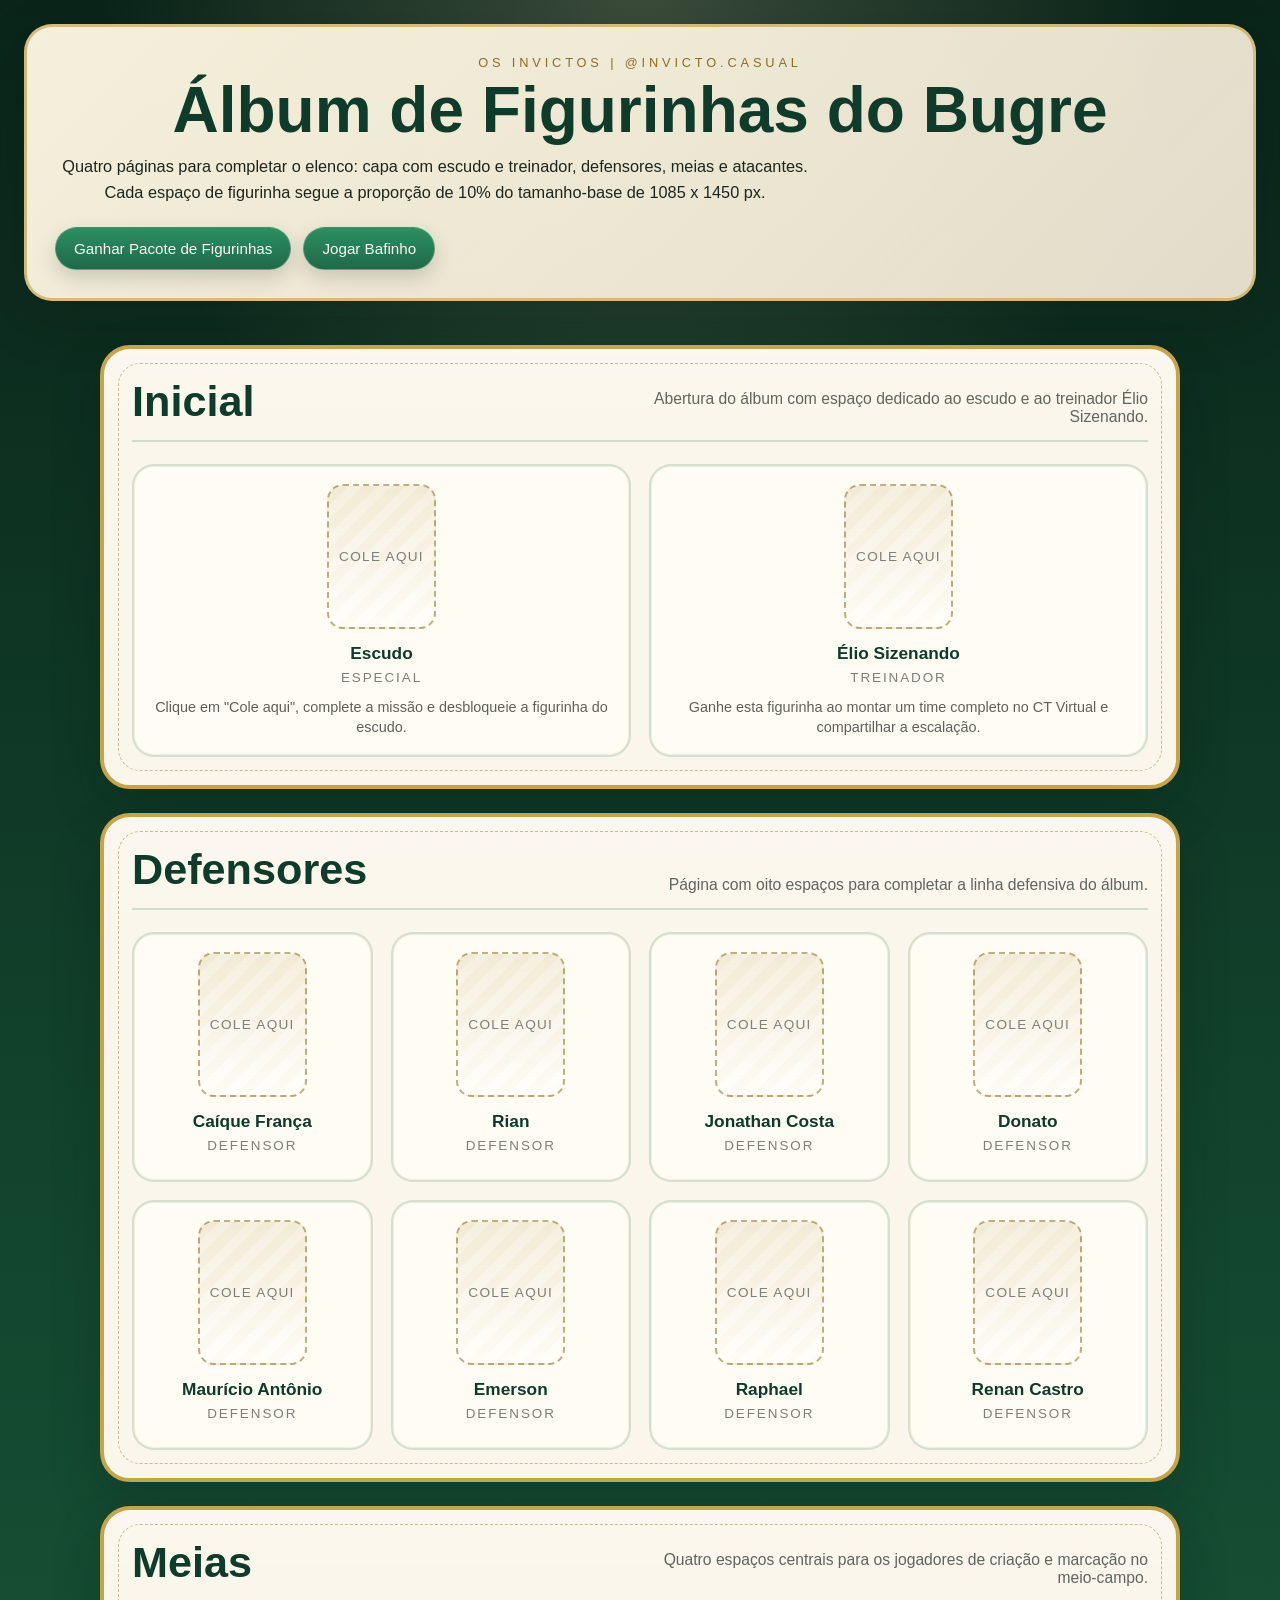
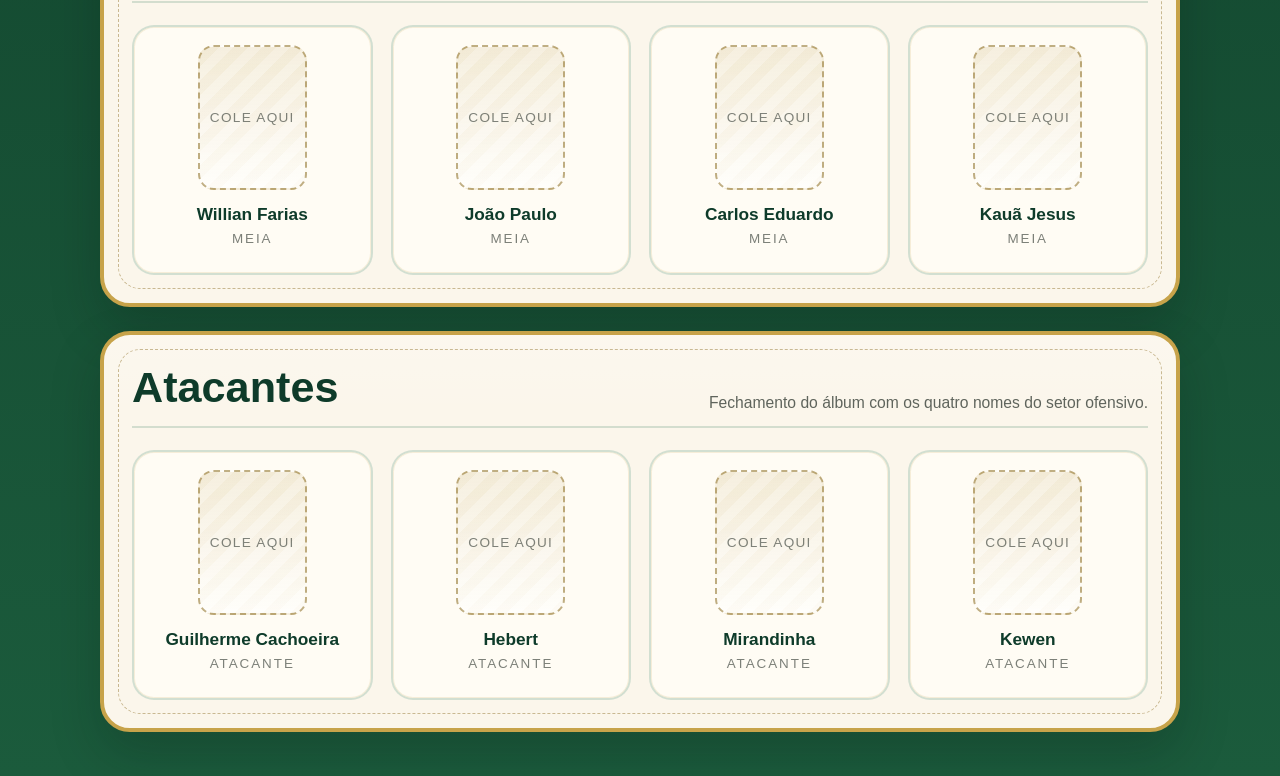
<file: album.html>
<!DOCTYPE html>
<html lang="pt-BR">
<head>
  <meta charset="UTF-8">
  <meta name="viewport" content="width=device-width, initial-scale=1.0">
  <title>Álbum de Figurinhas | Os Invictos</title>
  <link rel="stylesheet" href="./styles.css">
</head>
<body class="album-page">
  <div class="album-shell">
    <header class="hero">
      <div class="eyebrow">Os Invictos | <a href="https://invicto.ind.br">@invicto.casual</a></div>
      <h1>Álbum de Figurinhas do Bugre</h1>
      <p>Quatro páginas para completar o elenco: capa com escudo e treinador, defensores, meias e atacantes. Cada espaço de figurinha segue a proporção de 10% do tamanho-base de 1085 x 1450 px.</p>
      <nav class="nav" aria-label="Páginas do álbum">
        <a href="./missoes.html">Ganhar Pacote de Figurinhas</a>
        <a href="./bafinho.html">Jogar Bafinho</a>
      </nav>
    </header>

    <main class="pages">
      <section class="page" id="inicial">
        <div class="page-head">
          <h2 class="page-title">Inicial</h2>
          <p class="page-subtitle">Abertura do álbum com espaço dedicado ao escudo e ao treinador Élio Sizenando.</p>
        </div>
        <div class="slots cover">
          <article class="slot empty slot-actionable" role="button" tabindex="0" aria-haspopup="dialog" aria-controls="missao-modal" data-sticker-id="escudo" data-image="./figurinhas/0-escudo.png" data-alt="Figurinha do escudo do clube" data-mission-title="Desbloqueie a primeira figurinha" data-mission-question="Qual é o apelido do Guarani?" data-answer="bugre">
            <div class="sticker-frame"></div>
            <div class="slot-name">Escudo</div>
            <div class="slot-role">Especial</div>
            <p class="slot-note">Clique em "Cole aqui", complete a missão e desbloqueie a figurinha do escudo.</p>
          </article>

          <article class="slot empty slot-actionable" role="button" tabindex="0" aria-haspopup="dialog" aria-controls="missao-modal" data-sticker-id="elio-sizenando" data-image="./figurinhas/ProfessorElio.png" data-alt="Figurinha do treinador Élio Sizenando" data-mission-title="Desbloqueie o treinador" data-mission-question="Monte seu time no CT Virtual e compartilhe a escalação para concluir esta missão." data-unlock-source="ctvirtual-share" data-unlock-key="ctvirtual_shared_team" data-redirect-url="./ctvirtual/index.html?returnTo=../album.html">
            <div class="sticker-frame"></div>
            <div class="slot-name">Élio Sizenando</div>
            <div class="slot-role">Treinador</div>
            <p class="slot-note">Ganhe esta figurinha ao montar um time completo no CT Virtual e compartilhar a escalação.</p>
          </article>
        </div>
      </section>

      <section class="page" id="defensores">
        <div class="page-head">
          <h2 class="page-title">Defensores</h2>
          <p class="page-subtitle">Página com oito espaços para completar a linha defensiva do álbum.</p>
        </div>
        <div class="slots defenders">
          <article class="slot empty slot-actionable" role="button" tabindex="0" aria-haspopup="dialog" aria-controls="missao-modal" data-sticker-id="caique-franca" data-image="./figurinhas/1-caique.png" data-alt="Figurinha de Caíque França" data-mission-title="Missão do Caíque França" data-mission-question="Digite o primeiro nome do jogador: Caíque França." data-answer="caique">
            <div class="sticker-frame"></div>
            <div class="slot-name">Caíque França</div>
            <div class="slot-role">Defensor</div>
          </article>

          <article class="slot empty slot-actionable" role="button" tabindex="0" aria-haspopup="dialog" aria-controls="missao-modal" data-sticker-id="rian" data-image="./figurinhas/2-rian.png" data-alt="Figurinha de Rian" data-mission-title="Missão do Rian" data-mission-question="Digite o nome do jogador desta figurinha." data-answer="rian">
            <div class="sticker-frame"></div>
            <div class="slot-name">Rian</div>
            <div class="slot-role">Defensor</div>
          </article>

          <article class="slot empty slot-actionable" role="button" tabindex="0" aria-haspopup="dialog" aria-controls="missao-modal" data-sticker-id="jonathan-costa" data-image="./figurinhas/4-jonathan.png" data-alt="Figurinha de Jonathan Costa" data-mission-title="Missão do Jonathan Costa" data-mission-question="Digite o primeiro nome do jogador: Jonathan Costa." data-answer="jonathan">
            <div class="sticker-frame"></div>
            <div class="slot-name">Jonathan Costa</div>
            <div class="slot-role">Defensor</div>
          </article>

          <article class="slot empty slot-actionable" role="button" tabindex="0" aria-haspopup="dialog" aria-controls="missao-modal" data-sticker-id="donato" data-image="./figurinhas/5-donato.png" data-alt="Figurinha de Donato" data-mission-title="Missão do Donato" data-mission-question="Digite o nome do jogador desta figurinha." data-answer="donato">
            <div class="sticker-frame"></div>
            <div class="slot-name">Donato</div>
            <div class="slot-role">Defensor</div>
          </article>

          <article class="slot empty slot-actionable" role="button" tabindex="0" aria-haspopup="dialog" aria-controls="missao-modal" data-sticker-id="mauricio-antonio" data-image="./figurinhas/33-mauricioantonio.png" data-alt="Figurinha de Maurício Antônio" data-mission-title="Missão do Maurício Antônio" data-mission-question="Digite o primeiro nome do jogador: Maurício Antônio." data-answer="mauricio">
            <div class="sticker-frame"></div>
            <div class="slot-name">Maurício Antônio</div>
            <div class="slot-role">Defensor</div>
          </article>

          <article class="slot empty slot-actionable" role="button" tabindex="0" aria-haspopup="dialog" aria-controls="missao-modal" data-sticker-id="emerson" data-image="./figurinhas/6-emerson.png" data-alt="Figurinha de Emerson" data-mission-title="Missão do Emerson" data-mission-question="Digite o nome do jogador desta figurinha." data-answer="emerson">
            <div class="sticker-frame"></div>
            <div class="slot-name">Emerson</div>
            <div class="slot-role">Defensor</div>
          </article>

          <article class="slot empty slot-actionable" role="button" tabindex="0" aria-haspopup="dialog" aria-controls="missao-modal" data-sticker-id="raphael" data-image="./figurinhas/8-raphael.png" data-alt="Figurinha de Raphael" data-mission-title="Missão do Raphael" data-mission-question="Digite o nome do jogador desta figurinha." data-answer="raphael">
            <div class="sticker-frame"></div>
            <div class="slot-name">Raphael</div>
            <div class="slot-role">Defensor</div>
          </article>

          <article class="slot empty slot-actionable" role="button" tabindex="0" aria-haspopup="dialog" aria-controls="missao-modal" data-sticker-id="renan-castro" data-image="./figurinhas/66-renancastro.png" data-alt="Figurinha de Renan Castro" data-mission-title="Missão do Renan Castro" data-mission-question="Digite o primeiro nome do jogador: Renan Castro." data-answer="renan">
            <div class="sticker-frame"></div>
            <div class="slot-name">Renan Castro</div>
            <div class="slot-role">Defensor</div>
          </article>
        </div>
      </section>

      <section class="page" id="meias">
        <div class="page-head">
          <h2 class="page-title">Meias</h2>
          <p class="page-subtitle">Quatro espaços centrais para os jogadores de criação e marcação no meio-campo.</p>
        </div>
        <div class="slots midfielders">
          <article class="slot empty slot-actionable" role="button" tabindex="0" aria-haspopup="dialog" aria-controls="missao-modal" data-sticker-id="willian-farias" data-image="./figurinhas/3-willianfarias.png" data-alt="Figurinha de Willian Farias" data-mission-title="Missão do Willian Farias" data-mission-question="Digite o primeiro nome do jogador: Willian Farias." data-answer="willian">
            <div class="sticker-frame"></div>
            <div class="slot-name">Willian Farias</div>
            <div class="slot-role">Meia</div>
          </article>

          <article class="slot empty slot-actionable" role="button" tabindex="0" aria-haspopup="dialog" aria-controls="missao-modal" data-sticker-id="joao-paulo" data-image="./figurinhas/10-joaopauloo.png" data-alt="Figurinha de João Paulo" data-mission-title="Missão do João Paulo" data-mission-question="Digite o primeiro nome composto do jogador: João Paulo." data-answer="joao paulo">
            <div class="sticker-frame"></div>
            <div class="slot-name">João Paulo</div>
            <div class="slot-role">Meia</div>
          </article>

          <article class="slot empty slot-actionable" role="button" tabindex="0" aria-haspopup="dialog" aria-controls="missao-modal" data-sticker-id="carlos-eduardo" data-image="./figurinhas/15-carloseduardo.png" data-alt="Figurinha de Carlos Eduardo" data-mission-title="Missão do Carlos Eduardo" data-mission-question="Digite o primeiro nome composto do jogador: Carlos Eduardo." data-answer="carlos eduardo">
            <div class="sticker-frame"></div>
            <div class="slot-name">Carlos Eduardo</div>
            <div class="slot-role">Meia</div>
          </article>

          <article class="slot empty slot-actionable" role="button" tabindex="0" aria-haspopup="dialog" aria-controls="missao-modal" data-sticker-id="kaua-jesus" data-image="./figurinhas/20-kauajesus.png" data-alt="Figurinha de Kauã Jesus" data-mission-title="Missão do Kauã Jesus" data-mission-question="Digite o primeiro nome do jogador: Kauã Jesus." data-answer="kaua">
            <div class="sticker-frame"></div>
            <div class="slot-name">Kauã Jesus</div>
            <div class="slot-role">Meia</div>
          </article>
        </div>
      </section>

      <section class="page" id="atacantes">
        <div class="page-head">
          <h2 class="page-title">Atacantes</h2>
          <p class="page-subtitle">Fechamento do álbum com os quatro nomes do setor ofensivo.</p>
        </div>
        <div class="slots forwards">
          <article class="slot empty slot-actionable" role="button" tabindex="0" aria-haspopup="dialog" aria-controls="missao-modal" data-sticker-id="guilherme-cachoeira" data-image="./figurinhas/21-cahoeira.png" data-alt="Figurinha de Guilherme Cachoeira" data-mission-title="Missão do Guilherme Cachoeira" data-mission-question="Digite o primeiro nome do jogador: Guilherme Cachoeira." data-answer="guilherme">
            <div class="sticker-frame"></div>
            <div class="slot-name">Guilherme Cachoeira</div>
            <div class="slot-role">Atacante</div>
          </article>

          <article class="slot empty slot-actionable" role="button" tabindex="0" aria-haspopup="dialog" aria-controls="missao-modal" data-sticker-id="hebert" data-image="./figurinhas/11-hebert.png" data-alt="Figurinha de Hebert" data-mission-title="Missão do Hebert" data-mission-question="Digite o nome do jogador desta figurinha." data-answer="hebert">
            <div class="sticker-frame"></div>
            <div class="slot-name">Hebert</div>
            <div class="slot-role">Atacante</div>
          </article>

          <article class="slot empty slot-actionable" role="button" tabindex="0" aria-haspopup="dialog" aria-controls="missao-modal" data-sticker-id="mirandinha" data-image="./figurinhas/23-mirandinha.png" data-alt="Figurinha de Mirandinha" data-mission-title="Missão do Mirandinha" data-mission-question="Digite o nome do jogador desta figurinha." data-answer="mirandinha">
            <div class="sticker-frame"></div>
            <div class="slot-name">Mirandinha</div>
            <div class="slot-role">Atacante</div>
          </article>

          <article class="slot empty slot-actionable" role="button" tabindex="0" aria-haspopup="dialog" aria-controls="missao-modal" data-sticker-id="kewen" data-image="./figurinhas/99-kewen.png" data-alt="Figurinha de Kewen" data-mission-title="Missão do Kewen" data-mission-question="Digite o nome do jogador desta figurinha." data-answer="kewen">
            <div class="sticker-frame"></div>
            <div class="slot-name">Kewen</div>
            <div class="slot-role">Atacante</div>
          </article>
        </div>
      </section>
    </main>
  </div>

  <div class="mission-modal" id="missao-modal" aria-hidden="true">
    <div class="mission-modal__backdrop" data-close-modal="true"></div>
    <section class="mission-card" role="dialog" aria-modal="true" aria-labelledby="missao-titulo">
      <button class="mission-card__close" type="button" aria-label="Fechar missão" data-close-modal="true">×</button>
      <p class="mission-card__eyebrow" id="missao-eyebrow">Missão da Figurinha</p>
      <h2 id="missao-titulo">Desbloqueie a figurinha</h2>
      <p class="mission-card__text" id="missao-texto"></p>
      <input
        class="mission-card__input"
        id="missao-resposta"
        type="text"
        placeholder="Digite sua resposta"
        autocomplete="off"
      >
      <p class="mission-card__feedback" id="missao-feedback" aria-live="polite"></p>
      <button class="mission-card__submit" id="missao-confirmar" type="button">Concluir missão</button>
    </section>
  </div>

  <script>
    (function () {
      const storagePrefix = "album_bugre_";
      const mesaTaticaRewardStorageKey = "ctvirtual_reward_mesa_tatica_pending";
      const slots = Array.from(document.querySelectorAll(".slot-actionable"));
      const modal = document.getElementById("missao-modal");
      const eyebrow = document.getElementById("missao-eyebrow");
      const title = document.getElementById("missao-titulo");
      const text = document.getElementById("missao-texto");
      const input = document.getElementById("missao-resposta");
      const feedback = document.getElementById("missao-feedback");
      const confirmButton = document.getElementById("missao-confirmar");
      let activeSlot = null;

      function storageKeyFor(slot) {
        return storagePrefix + slot.dataset.stickerId;
      }

      function isExternallyUnlocked(slot) {
        if (slot.dataset.unlockSource !== "ctvirtual-share") {
          return false;
        }

        return localStorage.getItem(slot.dataset.unlockKey || "") === "unlocked";
      }

      function isSlotUnlocked(slot) {
        return localStorage.getItem(storageKeyFor(slot)) === "unlocked" || isExternallyUnlocked(slot);
      }

      function unlockSlot(slot) {
        const frame = slot.querySelector(".sticker-frame");
        slot.classList.remove("empty");
        slot.classList.add("completed");
        slot.setAttribute("aria-disabled", "true");
        frame.innerHTML = '<img src="' + slot.dataset.image + '" alt="' + slot.dataset.alt + '">';
        localStorage.setItem(storageKeyFor(slot), "unlocked");
      }

      function awardMesaTaticaReward() {
        const pendingReward = Number(localStorage.getItem(mesaTaticaRewardStorageKey) || "0");
        if (pendingReward <= 0) {
          return;
        }

        const availableSlots = slots.filter(function (slot) {
          return !slot.classList.contains("completed") && slot.dataset.unlockSource !== "ctvirtual-share";
        });

        const rewardedSlots = [];
        const pool = availableSlots.slice();
        const rewardCount = Math.min(pendingReward, pool.length);

        for (let index = 0; index < rewardCount; index += 1) {
          const randomIndex = Math.floor(Math.random() * pool.length);
          const chosenSlot = pool.splice(randomIndex, 1)[0];
          if (!chosenSlot) {
            continue;
          }
          unlockSlot(chosenSlot);
          rewardedSlots.push(chosenSlot);
        }

        localStorage.setItem(mesaTaticaRewardStorageKey, "0");

        if (rewardedSlots.length && activeSlot && rewardedSlots.indexOf(activeSlot) >= 0) {
          closeModal();
        }
      }

      function syncUnlockedSlots() {
        awardMesaTaticaReward();

        slots.forEach(function (slot) {
          if (slot.classList.contains("completed")) {
            return;
          }

          if (isSlotUnlocked(slot)) {
            unlockSlot(slot);
            if (activeSlot === slot) {
              closeModal();
            }
          }
        });
      }

      function openModal(slot) {
        if (slot.classList.contains("completed")) {
          return;
        }

        activeSlot = slot;
        eyebrow.textContent = "Missão de " + slot.querySelector(".slot-name").textContent;
        title.textContent = slot.dataset.missionTitle;
        text.textContent = slot.dataset.missionQuestion;
        if (slot.dataset.unlockSource === "ctvirtual-share") {
          input.hidden = true;
          confirmButton.hidden = false;
          confirmButton.textContent = "OK";
        } else {
          input.hidden = false;
          confirmButton.hidden = false;
          confirmButton.textContent = "Concluir missão";
        }
        modal.classList.add("is-open");
        modal.setAttribute("aria-hidden", "false");
        feedback.textContent = "";
        input.value = "";
        if (slot.dataset.unlockSource !== "ctvirtual-share") {
          window.setTimeout(() => input.focus(), 50);
        }
      }

      function closeModal() {
        modal.classList.remove("is-open");
        modal.setAttribute("aria-hidden", "true");
        input.hidden = false;
        confirmButton.hidden = false;
        confirmButton.textContent = "Concluir missão";
        activeSlot = null;
      }

      function normalize(value) {
        return value
          .trim()
          .toLowerCase()
          .normalize("NFD")
          .replace(/[\u0300-\u036f]/g, "");
      }

      function validateMission() {
        if (!activeSlot) {
          return;
        }

        if (activeSlot.dataset.unlockSource === "ctvirtual-share") {
          if (activeSlot.dataset.redirectUrl) {
            window.location.href = activeSlot.dataset.redirectUrl;
            return;
          }
          feedback.textContent = "Esta figurinha e liberada ao compartilhar o time no CT Virtual.";
          return;
        }

        const answer = normalize(input.value);
        const expectedAnswer = normalize(activeSlot.dataset.answer);

        if (answer === expectedAnswer) {
          unlockSlot(activeSlot);
          closeModal();
          return;
        }

        feedback.textContent = "Resposta incorreta. Tente novamente.";
      }

      slots.forEach(function (slot) {
        slot.addEventListener("click", function () {
          openModal(slot);
        });

        slot.addEventListener("keydown", function (event) {
          if (event.key === "Enter" || event.key === " ") {
            event.preventDefault();
            openModal(slot);
          }
        });
      });

      syncUnlockedSlots();

      confirmButton.addEventListener("click", validateMission);
      input.addEventListener("keydown", function (event) {
        if (event.key === "Enter") {
          validateMission();
        }
      });

      modal.addEventListener("click", function (event) {
        if (event.target.dataset.closeModal === "true") {
          closeModal();
        }
      });

      document.addEventListener("keydown", function (event) {
        if (event.key === "Escape" && modal.classList.contains("is-open")) {
          closeModal();
        }
      });

      window.addEventListener("pageshow", syncUnlockedSlots);
      window.addEventListener("focus", syncUnlockedSlots);
      window.addEventListener("storage", syncUnlockedSlots);
    }());
  </script>
</body>
</html>
</file>
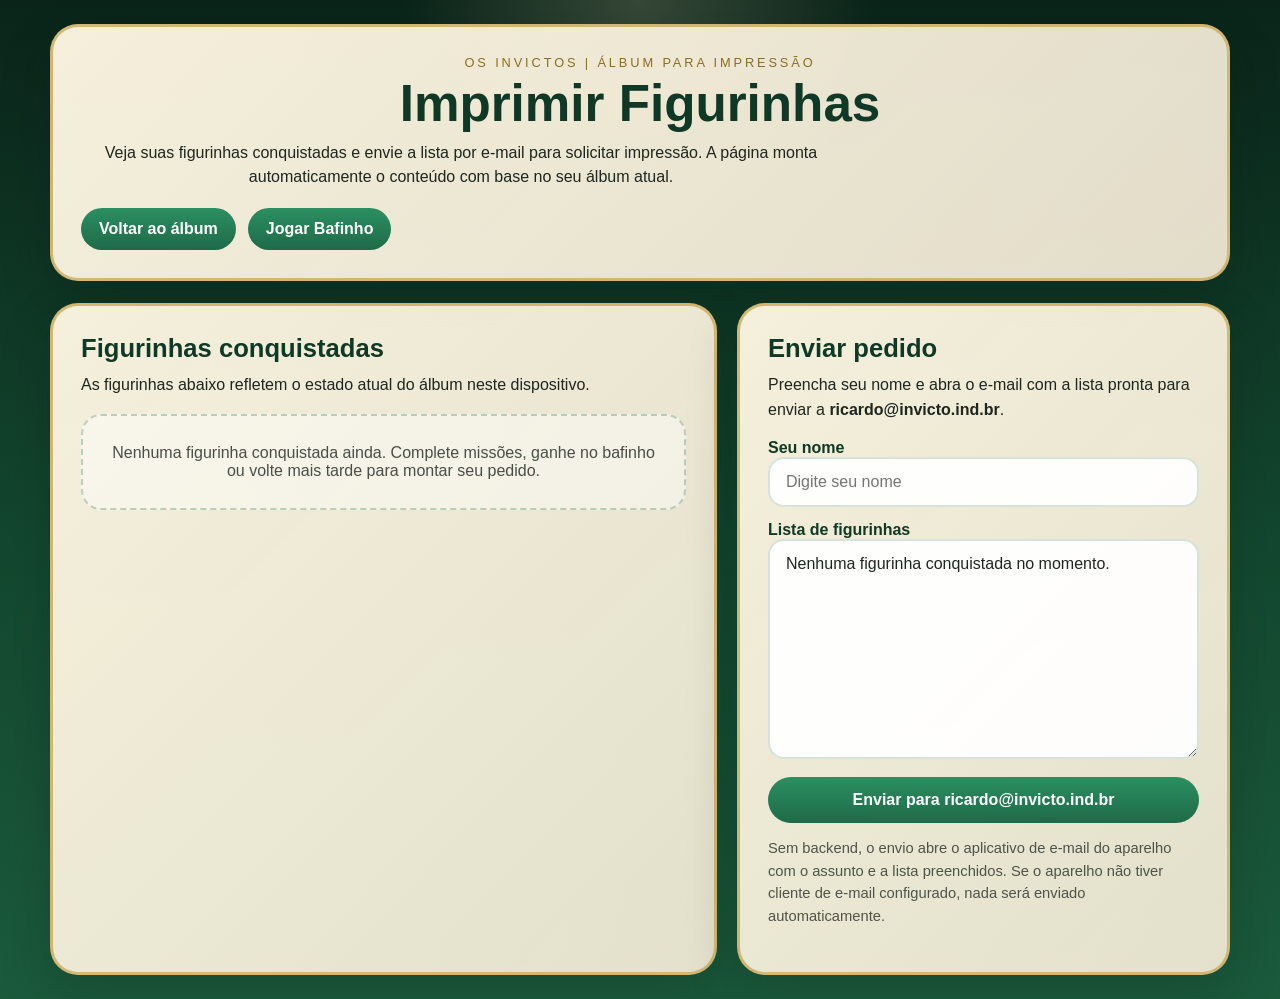
<file: imprimir-figurinhas.html>
<!DOCTYPE html>
<html lang="pt-BR">
<head>
  <meta charset="UTF-8">
  <meta name="viewport" content="width=device-width, initial-scale=1.0">
  <title>Imprimir Figurinhas | Os Invictos</title>
  <link rel="stylesheet" href="./styles.css">
  <style>
    .print-page {
      --print-green: #103826;
      --print-green-2: #1f6a48;
      --print-gold: #c7a34a;
      --print-paper: #fbf6eb;
      --print-ink: #1d261f;
      min-height: 100vh;
      background:
        radial-gradient(circle at top, rgba(255, 235, 189, 0.18), transparent 20%),
        linear-gradient(180deg, #0a2419 0%, #13472f 54%, #1b5b3c 100%);
      color: #fff;
      padding: 24px;
      font-family: Georgia, "Times New Roman", serif;
    }

    .print-shell {
      max-width: 1180px;
      margin: 0 auto;
    }

    .print-hero,
    .print-panel {
      background: linear-gradient(135deg, rgba(255, 248, 227, 0.96), rgba(244, 236, 216, 0.92));
      color: var(--print-ink);
      border: 3px solid rgba(199, 163, 74, 0.7);
      border-radius: 28px;
      padding: 28px;
      box-shadow: 0 20px 50px rgba(10, 24, 18, 0.22);
    }

    .print-hero {
      margin-bottom: 22px;
    }

    .print-eyebrow {
      font-size: 0.8rem;
      letter-spacing: 0.18rem;
      text-transform: uppercase;
      color: #8c6d24;
      margin-bottom: 10px;
    }

    .print-hero h1 {
      font-size: clamp(2rem, 4vw, 3.5rem);
      line-height: 0.95;
      color: var(--print-green);
      margin-bottom: 12px;
    }

    .print-hero p {
      max-width: 760px;
      line-height: 1.55;
      font-size: 1rem;
    }

    .print-nav {
      display: flex;
      flex-wrap: wrap;
      gap: 12px;
      margin-top: 18px;
    }

    .print-nav a {
      text-decoration: none;
      color: #fff;
      background: linear-gradient(180deg, #2b8f61, #1f6a48);
      border-radius: 999px;
      padding: 12px 18px;
      font-weight: 700;
    }

    .print-layout {
      display: grid;
      grid-template-columns: minmax(0, 1.15fr) minmax(320px, 0.85fr);
      gap: 20px;
    }

    .print-panel h2 {
      font-size: 1.6rem;
      margin-bottom: 10px;
      color: var(--print-green);
    }

    .print-panel p {
      line-height: 1.55;
      margin-bottom: 16px;
    }

    .print-grid {
      display: grid;
      grid-template-columns: repeat(auto-fill, minmax(132px, 1fr));
      gap: 14px;
    }

    .print-card {
      background: rgba(255, 255, 255, 0.74);
      border: 2px solid rgba(31, 106, 72, 0.14);
      border-radius: 18px;
      padding: 10px;
      text-align: center;
    }

    .print-card img {
      width: 100%;
      aspect-ratio: 109 / 145;
      object-fit: cover;
      border-radius: 12px;
      display: block;
      background: rgba(255, 255, 255, 0.92);
      margin-bottom: 8px;
    }

    .print-card__name {
      font-size: 0.92rem;
      font-weight: 700;
      line-height: 1.25;
    }

    .print-empty {
      border: 2px dashed rgba(31, 106, 72, 0.28);
      border-radius: 20px;
      padding: 28px;
      text-align: center;
      color: rgba(29, 38, 31, 0.8);
      background: rgba(255, 255, 255, 0.44);
    }

    .print-form {
      display: grid;
      gap: 14px;
    }

    .print-form label {
      font-weight: 700;
      color: var(--print-green);
    }

    .print-form input,
    .print-form textarea {
      width: 100%;
      border: 2px solid rgba(31, 106, 72, 0.18);
      border-radius: 16px;
      padding: 14px 16px;
      font: inherit;
      color: var(--print-ink);
      background: rgba(255, 255, 255, 0.92);
    }

    .print-form textarea {
      min-height: 220px;
      resize: vertical;
    }

    .print-button {
      border: none;
      background: linear-gradient(180deg, #2b8f61, #1f6a48);
      color: #fff;
      padding: 14px 18px;
      border-radius: 999px;
      font: inherit;
      font-weight: 700;
      cursor: pointer;
    }

    .print-note {
      font-size: 0.92rem;
      color: rgba(29, 38, 31, 0.76);
      line-height: 1.45;
    }

    @media (max-width: 960px) {
      .print-layout {
        grid-template-columns: 1fr;
      }
    }

    @media (max-width: 640px) {
      .print-page {
        padding: 16px;
      }
    }
  </style>
</head>
<body class="print-page">
  <div class="print-shell">
    <header class="print-hero">
      <div class="print-eyebrow">Os Invictos | Álbum para impressão</div>
      <h1>Imprimir Figurinhas</h1>
      <p>Veja suas figurinhas conquistadas e envie a lista por e-mail para solicitar impressão. A página monta automaticamente o conteúdo com base no seu álbum atual.</p>
      <nav class="print-nav" aria-label="Navegação da impressão">
        <a href="./index.html">Voltar ao álbum</a>
        <a href="./bafinho.html">Jogar Bafinho</a>
      </nav>
    </header>

    <div class="print-layout">
      <section class="print-panel">
        <h2>Figurinhas conquistadas</h2>
        <p>As figurinhas abaixo refletem o estado atual do álbum neste dispositivo.</p>
        <div id="print-collection"></div>
      </section>

      <aside class="print-panel">
        <h2>Enviar pedido</h2>
        <p>Preencha seu nome e abra o e-mail com a lista pronta para enviar a <strong>ricardo@invicto.ind.br</strong>.</p>
        <form class="print-form" id="print-request-form">
          <div>
            <label for="requester-name">Seu nome</label>
            <input id="requester-name" name="requester_name" type="text" placeholder="Digite seu nome">
          </div>
          <div>
            <label for="request-stickers">Lista de figurinhas</label>
            <textarea id="request-stickers" name="request_stickers" readonly></textarea>
          </div>
          <button class="print-button" type="submit">Enviar para ricardo@invicto.ind.br</button>
          <p class="print-note">Sem backend, o envio abre o aplicativo de e-mail do aparelho com o assunto e a lista preenchidos. Se o aparelho não tiver cliente de e-mail configurado, nada será enviado automaticamente.</p>
        </form>
      </aside>
    </div>
  </div>

  <script>
    (function () {
      const storagePrefix = "album_bugre_";
      const removedStorageKey = "album_bafinho_removed";
      const stickers = [
        { id: "escudo", name: "Escudo", image: "./figurinhas/0-escudo.png" },
        { id: "elio-sizenando", name: "Élio Sizenando", image: "./figurinhas/ProfessorElio.png" },
        { id: "caique-franca", name: "Caíque França", image: "./figurinhas/1-caique.png" },
        { id: "rian", name: "Rian", image: "./figurinhas/2-rian.png" },
        { id: "jonathan-costa", name: "Jonathan Costa", image: "./figurinhas/4-jonathan.png" },
        { id: "donato", name: "Donato", image: "./figurinhas/5-donato.png" },
        { id: "mauricio-antonio", name: "Maurício Antônio", image: "./figurinhas/33-mauricioantonio.png" },
        { id: "emerson", name: "Emerson", image: "./figurinhas/6-emerson.png" },
        { id: "raphael", name: "Raphael", image: "./figurinhas/8-raphael.png" },
        { id: "renan-castro", name: "Renan Castro", image: "./figurinhas/66-renancastro.png" },
        { id: "willian-farias", name: "Willian Farias", image: "./figurinhas/3-willianfarias.png" },
        { id: "joao-paulo", name: "João Paulo", image: "./figurinhas/10-joaopauloo.png" },
        { id: "carlos-eduardo", name: "Carlos Eduardo", image: "./figurinhas/15-carloseduardo.png" },
        { id: "kaua-jesus", name: "Kauã Jesus", image: "./figurinhas/20-kauajesus.png" },
        { id: "guilherme-cachoeira", name: "Guilherme Cachoeira", image: "./figurinhas/21-cahoeira.png" },
        { id: "hebert", name: "Hebert", image: "./figurinhas/11-hebert.png" },
        { id: "mirandinha", name: "Mirandinha", image: "./figurinhas/23-mirandinha.png" },
        { id: "kewen", name: "Kewen", image: "./figurinhas/99-kewen.png" }
      ];

      const collectionRoot = document.getElementById("print-collection");
      const requesterNameInput = document.getElementById("requester-name");
      const stickersTextarea = document.getElementById("request-stickers");
      const form = document.getElementById("print-request-form");

      function readRemovedStickers() {
        try {
          const parsed = JSON.parse(localStorage.getItem(removedStorageKey) || "[]");
          return Array.isArray(parsed) ? parsed : [];
        } catch (error) {
          return [];
        }
      }

      function readUnlockedStickers() {
        const removed = readRemovedStickers();
        return stickers.filter(function (sticker) {
          return localStorage.getItem(storagePrefix + sticker.id) === "unlocked" &&
            removed.indexOf(sticker.id) === -1;
        });
      }

      function renderCollection(unlocked) {
        if (!unlocked.length) {
          collectionRoot.innerHTML = '<div class="print-empty">Nenhuma figurinha conquistada ainda. Complete missões, ganhe no bafinho ou volte mais tarde para montar seu pedido.</div>';
          return;
        }

        collectionRoot.innerHTML = '<div class="print-grid">' + unlocked.map(function (sticker) {
          return (
            '<article class="print-card">' +
              '<img src="' + sticker.image + '" alt="' + sticker.name + '">' +
              '<div class="print-card__name">' + sticker.name + '</div>' +
            '</article>'
          );
        }).join("") + '</div>';
      }

      function buildStickerList(unlocked) {
        if (!unlocked.length) {
          return "Nenhuma figurinha conquistada no momento.";
        }

        return unlocked.map(function (sticker, index) {
          return (index + 1) + ". " + sticker.name;
        }).join("\n");
      }

      function openMailClient(event) {
        event.preventDefault();
        const unlocked = readUnlockedStickers();
        const requesterName = requesterNameInput.value.trim() || "Torcedor bugrino";
        const body = [
          "Nome: " + requesterName,
          "",
          "Figurinhas conquistadas:",
          buildStickerList(unlocked)
        ].join("\n");
        const subject = "Pedido de impressao de figurinhas";
        window.location.href = "mailto:ricardo@invicto.ind.br?subject=" + encodeURIComponent(subject) + "&body=" + encodeURIComponent(body);
      }

      const unlocked = readUnlockedStickers();
      renderCollection(unlocked);
      stickersTextarea.value = buildStickerList(unlocked);
      form.addEventListener("submit", openMailClient);
    }());
  </script>
</body>
</html>
</file>
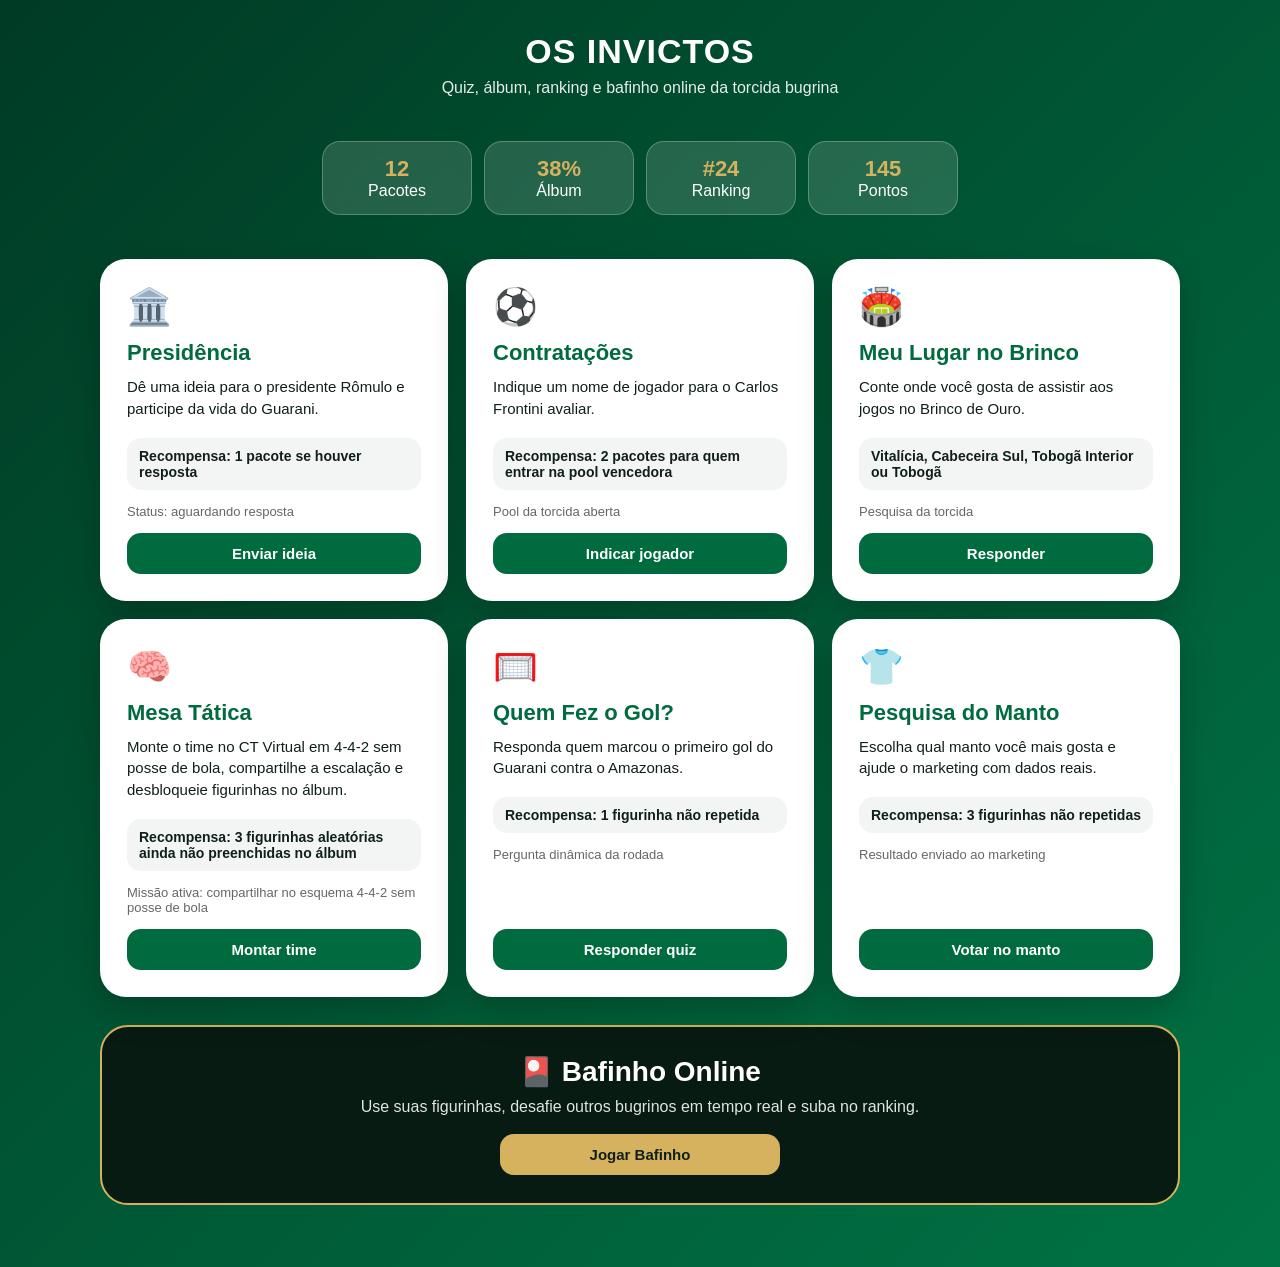
<file: missoes.html>
<!DOCTYPE html>
<html lang="pt-BR">
<head>
  <meta charset="UTF-8" />
  <meta name="viewport" content="width=device-width, initial-scale=1.0" />
  <title>Os Invictos | GameFi Bugrino</title>
  <link rel="stylesheet" href="./styles.css">
</head>

<body>
  <header>
    <div class="logo">OS INVICTOS</div>
    <div class="subtitle">Quiz, álbum, ranking e bafinho online da torcida bugrina</div>
  </header>

  <section class="stats">
    <div class="stat">
      <strong>12</strong>
      Pacotes
    </div>
    <div class="stat">
      <strong>38%</strong>
      Álbum
    </div>
    <div class="stat">
      <strong>#24</strong>
      Ranking
    </div>
    <div class="stat">
      <strong>145</strong>
      Pontos
    </div>
  </section>

  <main>
    <section class="grid">

      <article class="card">
        <div>
          <div class="icon">🏛️</div>
          <h2>Presidência</h2>
          <p>Dê uma ideia para o presidente Rômulo e participe da vida do Guarani.</p>
          <div class="reward">Recompensa: 1 pacote se houver resposta</div>
          <div class="status">Status: aguardando resposta</div>
        </div>
        <button>Enviar ideia</button>
      </article>

      <article class="card">
        <div>
          <div class="icon">⚽</div>
          <h2>Contratações</h2>
          <p>Indique um nome de jogador para o Carlos Frontini avaliar.</p>
          <div class="reward">Recompensa: 2 pacotes para quem entrar na pool vencedora</div>
          <div class="status">Pool da torcida aberta</div>
        </div>
        <button>Indicar jogador</button>
      </article>

      <article class="card">
        <div>
          <div class="icon">🏟️</div>
          <h2>Meu Lugar no Brinco</h2>
          <p>Conte onde você gosta de assistir aos jogos no Brinco de Ouro.</p>
          <div class="reward">Vitalícia, Cabeceira Sul, Tobogã Interior ou Tobogã</div>
          <div class="status">Pesquisa da torcida</div>
        </div>
        <button>Responder</button>
      </article>

      <article class="card">
        <div>
          <div class="icon">🧠</div>
          <h2>Mesa Tática</h2>
          <p>Monte o time no CT Virtual em 4-4-2 sem posse de bola, compartilhe a escalação e desbloqueie figurinhas no álbum.</p>
          <div class="reward">Recompensa: 3 figurinhas aleatórias ainda não preenchidas no álbum</div>
          <div class="status" id="mesa-tatica-status">Missão ativa: compartilhar no esquema 4-4-2 sem posse de bola</div>
        </div>
        <button id="mesa-tatica-button" type="button">Montar time</button>
      </article>

      <article class="card">
        <div>
          <div class="icon">🥅</div>
          <h2>Quem Fez o Gol?</h2>
          <p>Responda quem marcou o primeiro gol do Guarani contra o Amazonas.</p>
          <div class="reward">Recompensa: 1 figurinha não repetida</div>
          <div class="status">Pergunta dinâmica da rodada</div>
        </div>
        <button>Responder quiz</button>
      </article>

      <article class="card">
        <div>
          <div class="icon">👕</div>
          <h2>Pesquisa do Manto</h2>
          <p>Escolha qual manto você mais gosta e ajude o marketing com dados reais.</p>
          <div class="reward">Recompensa: 3 figurinhas não repetidas</div>
          <div class="status">Resultado enviado ao marketing</div>
        </div>
        <button>Votar no manto</button>
      </article>

    </section>

    <section class="bafinho">
      <h2>🎴 Bafinho Online</h2>
      <p>Use suas figurinhas, desafie outros bugrinos em tempo real e suba no ranking.</p>
      <button>Jogar Bafinho</button>
    </section>
  </main>
  <script>
    (function () {
      var button = document.getElementById("mesa-tatica-button");
      var status = document.getElementById("mesa-tatica-status");
      var completionKey = "ctvirtual_mesa_tatica_completed";

      if (status && localStorage.getItem(completionKey) === "unlocked") {
        status.textContent = "Missão concluída: recompensa entregue no álbum";
      }

      if (button) {
        button.addEventListener("click", function () {
          window.location.href = "./ctvirtual/index.html?returnTo=../index.html&mission=mesa-tatica";
        });
      }
    }());
  </script>
</body>
</html>
</file>
<file: styles.css>
:root {
      --verde: #006b3f;
      --verde-claro: #00a85a;
      --branco: #ffffff;
      --cinza: #f3f5f4;
      --escuro: #102019;
      --dourado: #d6b25e;
    }

    * {
      box-sizing: border-box;
      margin: 0;
      padding: 0;
      font-family: Arial, Helvetica, sans-serif;
    }

    body {
      background: linear-gradient(135deg, #003b25, #007344);
      color: var(--branco);
      min-height: 100vh;
    }

    header {
      padding: 32px 20px 20px;
      text-align: center;
    }

    .logo {
      font-size: 34px;
      font-weight: 900;
      letter-spacing: 1px;
    }

    .subtitle {
      margin-top: 8px;
      font-size: 16px;
      opacity: 0.9;
    }

    .stats {
      display: flex;
      justify-content: center;
      gap: 12px;
      flex-wrap: wrap;
      margin: 24px auto;
      max-width: 900px;
      padding: 0 20px;
    }

    .stat {
      background: rgba(255,255,255,0.14);
      border: 1px solid rgba(255,255,255,0.25);
      border-radius: 18px;
      padding: 14px 20px;
      min-width: 150px;
      text-align: center;
      backdrop-filter: blur(8px);
    }

    .stat strong {
      display: block;
      font-size: 22px;
      color: var(--dourado);
    }

    main {
      max-width: 1120px;
      margin: 0 auto;
      padding: 20px;
    }

    .grid {
      display: grid;
      grid-template-columns: repeat(3, 1fr);
      gap: 18px;
    }

    .card {
      background: var(--branco);
      color: var(--escuro);
      border-radius: 26px;
      padding: 24px;
      min-height: 245px;
      display: flex;
      flex-direction: column;
      justify-content: space-between;
      box-shadow: 0 14px 35px rgba(0,0,0,0.22);
      transition: transform 0.2s ease, box-shadow 0.2s ease;
      border: 3px solid transparent;
    }

    .card:hover {
      transform: translateY(-6px);
      box-shadow: 0 20px 45px rgba(0,0,0,0.32);
      border-color: var(--dourado);
    }

    .icon {
      font-size: 36px;
      margin-bottom: 12px;
    }

    .card h2 {
      font-size: 22px;
      margin-bottom: 10px;
      color: var(--verde);
    }

    .card p {
      font-size: 15px;
      line-height: 1.45;
      margin-bottom: 18px;
    }

    .reward {
      background: var(--cinza);
      border-radius: 14px;
      padding: 10px 12px;
      font-size: 14px;
      font-weight: bold;
      margin-bottom: 14px;
    }

    .status {
      font-size: 13px;
      color: #666;
      margin-bottom: 14px;
    }

    button {
      border: none;
      background: var(--verde);
      color: var(--branco);
      padding: 12px 16px;
      border-radius: 14px;
      font-size: 15px;
      font-weight: bold;
      cursor: pointer;
      width: 100%;
    }

    button:hover {
      background: var(--verde-claro);
    }

    .bafinho {
      margin: 28px 0 42px;
      background: #071b12;
      border: 2px solid var(--dourado);
      border-radius: 28px;
      padding: 28px;
      text-align: center;
    }

    .bafinho h2 {
      font-size: 28px;
      margin-bottom: 10px;
    }

    .bafinho p {
      opacity: 0.88;
      margin-bottom: 18px;
    }

    .bafinho button {
      max-width: 280px;
      background: var(--dourado);
      color: #102019;
    }

    @media (max-width: 900px) {
      .grid {
        grid-template-columns: repeat(2, 1fr);
      }
    }

    @media (max-width: 620px) {
      .grid {
        grid-template-columns: 1fr;
      }

      .logo {
        font-size: 28px;
      }
    }

    .album-page {
      --verde-escuro: #0e3b2a;
      --verde: #1f6a48;
      --verde-claro: #2b8f61;
      --creme: #f4ecd8;
      --papel: #fbf6eb;
      --dourado: #c7a34a;
      --dourado-escuro: #8c6d24;
      --tinta: #1d261f;
      --sombra: rgba(10, 24, 18, 0.22);
      --slot-w: 109px;
      --slot-h: 145px;
      min-height: 100vh;
      font-family: Georgia, "Times New Roman", serif;
      color: var(--tinta);
      background:
        radial-gradient(circle at top, rgba(255, 235, 189, 0.2), transparent 22%),
        linear-gradient(180deg, #0a2419 0%, #13472f 54%, #1b5b3c 100%);
      padding: 24px;
    }

    .album-page .album-shell {
      max-width: 1280px;
      margin: 0 auto;
    }

    .album-page .hero {
      background: linear-gradient(135deg, rgba(255, 248, 227, 0.96), rgba(244, 236, 216, 0.92));
      border: 3px solid rgba(199, 163, 74, 0.65);
      border-radius: 28px;
      padding: 28px;
      box-shadow: 0 20px 50px var(--sombra);
      margin-bottom: 24px;
    }

    .album-page .eyebrow {
      font-size: 0.8rem;
      letter-spacing: 0.24rem;
      text-transform: uppercase;
      color: var(--dourado-escuro);
      margin-bottom: 10px;
    }

    .album-page .eyebrow a {
      color: inherit;
      text-decoration: none;
    }

    .album-page h1 {
      font-size: clamp(2.2rem, 5vw, 4.2rem);
      line-height: 0.95;
      color: var(--verde-escuro);
      margin-bottom: 12px;
    }

    .album-page .hero p {
      max-width: 760px;
      font-size: 1.02rem;
      line-height: 1.6;
    }

    .album-page .nav {
      display: flex;
      flex-wrap: wrap;
      gap: 12px;
      margin-top: 22px;
    }

    .album-page .nav a {
      text-decoration: none;
      color: var(--papel);
      background: linear-gradient(180deg, var(--verde-claro), var(--verde));
      border: 1px solid rgba(255, 255, 255, 0.2);
      border-radius: 999px;
      padding: 12px 18px;
      font-size: 0.95rem;
      box-shadow: 0 8px 20px rgba(18, 43, 31, 0.18);
    }

    .album-page .pages {
      display: grid;
      gap: 24px;
    }

    .album-page .page {
      background:
        linear-gradient(180deg, rgba(255, 255, 255, 0.18), transparent 20%),
        var(--papel);
      border-radius: 30px;
      padding: 28px;
      border: 4px solid var(--dourado);
      box-shadow: 0 22px 50px var(--sombra);
      position: relative;
      overflow: hidden;
    }

    .album-page .page::before {
      content: "";
      position: absolute;
      inset: 14px;
      border: 1px dashed rgba(140, 109, 36, 0.45);
      border-radius: 22px;
      pointer-events: none;
    }

    .album-page .page-head {
      position: relative;
      z-index: 1;
      display: flex;
      justify-content: space-between;
      gap: 12px;
      align-items: end;
      margin-bottom: 22px;
      padding-bottom: 14px;
      border-bottom: 2px solid rgba(31, 106, 72, 0.18);
    }

    .album-page .page-title {
      font-size: clamp(1.7rem, 4vw, 2.7rem);
      color: var(--verde-escuro);
    }

    .album-page .page-subtitle {
      color: rgba(29, 38, 31, 0.7);
      font-size: 0.98rem;
      max-width: 520px;
      text-align: right;
    }

    .album-page .slots {
      position: relative;
      z-index: 1;
      display: grid;
      gap: 18px;
    }

    .album-page .slots.cover {
      grid-template-columns: repeat(2, minmax(220px, 1fr));
    }

    .album-page .slots.defenders {
      grid-template-columns: repeat(auto-fit, minmax(230px, 1fr));
    }

    .album-page .slots.midfielders,
    .album-page .slots.forwards {
      grid-template-columns: repeat(auto-fit, minmax(240px, 1fr));
    }

    .album-page .slot {
      background: rgba(255, 252, 245, 0.94);
      border: 2px solid rgba(31, 106, 72, 0.2);
      border-radius: 22px;
      padding: 18px;
      min-height: 250px;
      display: flex;
      flex-direction: column;
      align-items: center;
      justify-content: flex-start;
      text-align: center;
      box-shadow: inset 0 0 0 1px rgba(199, 163, 74, 0.16);
    }

    .album-page .slot-actionable {
      cursor: pointer;
      transition: transform 0.18s ease, box-shadow 0.18s ease, border-color 0.18s ease;
    }

    .album-page .slot-actionable:hover,
    .album-page .slot-actionable:focus-visible {
      transform: translateY(-3px);
      border-color: rgba(31, 106, 72, 0.45);
      box-shadow:
        inset 0 0 0 1px rgba(199, 163, 74, 0.16),
        0 14px 28px rgba(18, 43, 31, 0.14);
      outline: none;
    }

    .album-page .slot.completed {
      cursor: default;
    }

    .album-page .sticker-frame {
      width: var(--slot-w);
      height: var(--slot-h);
      border-radius: 16px;
      border: 2px dashed rgba(140, 109, 36, 0.55);
      background:
        linear-gradient(180deg, rgba(209, 191, 144, 0.2), rgba(255, 255, 255, 0.6)),
        repeating-linear-gradient(
          -45deg,
          rgba(199, 163, 74, 0.08),
          rgba(199, 163, 74, 0.08) 10px,
          transparent 10px,
          transparent 20px
        );
      display: flex;
      align-items: center;
      justify-content: center;
      overflow: hidden;
    }

    .album-page .sticker-frame img {
      width: 100%;
      height: 100%;
      object-fit: cover;
      display: block;
    }

    .album-page .slot.empty .sticker-frame::after {
      content: "Cole aqui";
      font-size: 0.85rem;
      letter-spacing: 0.08rem;
      text-transform: uppercase;
      color: rgba(29, 38, 31, 0.56);
    }

    .album-page .slot-name {
      margin-top: 14px;
      font-size: 1.08rem;
      font-weight: 700;
      color: var(--verde-escuro);
    }

    .album-page .slot-role {
      margin-top: 6px;
      font-size: 0.84rem;
      letter-spacing: 0.12rem;
      text-transform: uppercase;
      color: rgba(29, 38, 31, 0.58);
    }

    .album-page .slot-note {
      margin-top: 12px;
      font-size: 0.9rem;
      line-height: 1.4;
      color: rgba(29, 38, 31, 0.72);
    }

    .album-page .mission-modal {
      position: fixed;
      inset: 0;
      display: none;
      align-items: center;
      justify-content: center;
      padding: 24px;
      z-index: 50;
    }

    .album-page .mission-modal.is-open {
      display: flex;
    }

    .album-page .mission-modal__backdrop {
      position: absolute;
      inset: 0;
      background: rgba(9, 22, 16, 0.58);
      backdrop-filter: blur(4px);
    }

    .album-page .mission-card {
      position: relative;
      z-index: 1;
      width: min(100%, 460px);
      background: linear-gradient(180deg, #fff9ee 0%, #f4ecd8 100%);
      border: 3px solid rgba(199, 163, 74, 0.75);
      border-radius: 24px;
      padding: 26px;
      box-shadow: 0 24px 60px rgba(10, 24, 18, 0.34);
    }

    .album-page .mission-card__close {
      position: absolute;
      top: 14px;
      right: 14px;
      width: 36px;
      height: 36px;
      border: 0;
      border-radius: 999px;
      background: rgba(31, 106, 72, 0.12);
      color: var(--verde-escuro);
      font-size: 1.4rem;
      cursor: pointer;
    }

    .album-page .mission-card__eyebrow {
      font-size: 0.78rem;
      letter-spacing: 0.18rem;
      text-transform: uppercase;
      color: var(--dourado-escuro);
      margin-bottom: 10px;
    }

    .album-page .mission-card h2 {
      font-size: 1.8rem;
      line-height: 1;
      color: var(--verde-escuro);
      margin-bottom: 12px;
    }

    .album-page .mission-card__text {
      font-size: 0.98rem;
      line-height: 1.5;
      color: rgba(29, 38, 31, 0.82);
      margin-bottom: 16px;
    }

    .album-page .mission-card__input {
      width: 100%;
      border: 2px solid rgba(31, 106, 72, 0.2);
      border-radius: 14px;
      padding: 14px 16px;
      font: inherit;
      color: var(--tinta);
      background: rgba(255, 255, 255, 0.92);
    }

    .album-page .mission-card__feedback {
      min-height: 24px;
      margin-top: 12px;
      color: var(--verde-escuro);
      font-size: 0.92rem;
    }

    .album-page .mission-card__submit {
      width: 100%;
      margin-top: 8px;
      border: 0;
      border-radius: 16px;
      padding: 14px 18px;
      font: inherit;
      font-weight: 700;
      color: var(--papel);
      background: linear-gradient(180deg, var(--verde-claro), var(--verde));
      cursor: pointer;
      box-shadow: 0 10px 22px rgba(18, 43, 31, 0.16);
    }

    .album-page .victory-overlay {
      position: fixed;
      inset: 0;
      display: none;
      align-items: center;
      justify-content: center;
      padding: 24px;
      background: rgba(8, 24, 17, 0.84);
      backdrop-filter: blur(8px);
      z-index: 60;
      opacity: 0;
      transition: opacity 0.25s ease;
    }

    .album-page .victory-overlay.is-visible {
      opacity: 1;
    }

    .album-page .victory-overlay__card {
      width: min(360px, 100%);
      background: linear-gradient(180deg, #fff8e5, #f4ecd8);
      border: 3px solid rgba(199, 163, 74, 0.8);
      border-radius: 28px;
      box-shadow: 0 24px 60px rgba(0, 0, 0, 0.35);
      padding: 24px;
      text-align: center;
      color: var(--verde-escuro);
    }

    .album-page .victory-overlay__image {
      width: min(220px, 100%);
      height: auto;
      border-radius: 18px;
      box-shadow: 0 18px 30px rgba(0, 0, 0, 0.2);
      margin: 0 auto 18px;
      display: block;
      background: rgba(255, 255, 255, 0.7);
    }

    .album-page .victory-overlay__text {
      font-size: 1.15rem;
      line-height: 1.4;
      margin-bottom: 18px;
      font-weight: 700;
    }

    .album-page .victory-overlay__button {
      width: auto;
      min-width: 120px;
      padding-inline: 22px;
      border-radius: 999px;
    }

    @media (max-width: 900px) {
      .album-page {
        padding: 16px;
      }

      .album-page .page,
      .album-page .hero {
        padding: 22px;
      }

      .album-page .page-head {
        align-items: start;
        flex-direction: column;
      }

      .album-page .page-subtitle {
        text-align: left;
      }

      .album-page .slots.cover {
        grid-template-columns: 1fr;
      }
    }

    @media (max-width: 560px) {
      .album-page {
        --slot-w: 98px;
        --slot-h: 131px;
      }

      .album-page .slot {
        min-height: 230px;
      }

      .album-page .nav a {
        width: 100%;
        text-align: center;
      }

      .album-page .mission-card {
        padding: 22px;
      }

      .album-page .mission-card h2 {
        font-size: 1.55rem;
      }
    }
</file>
